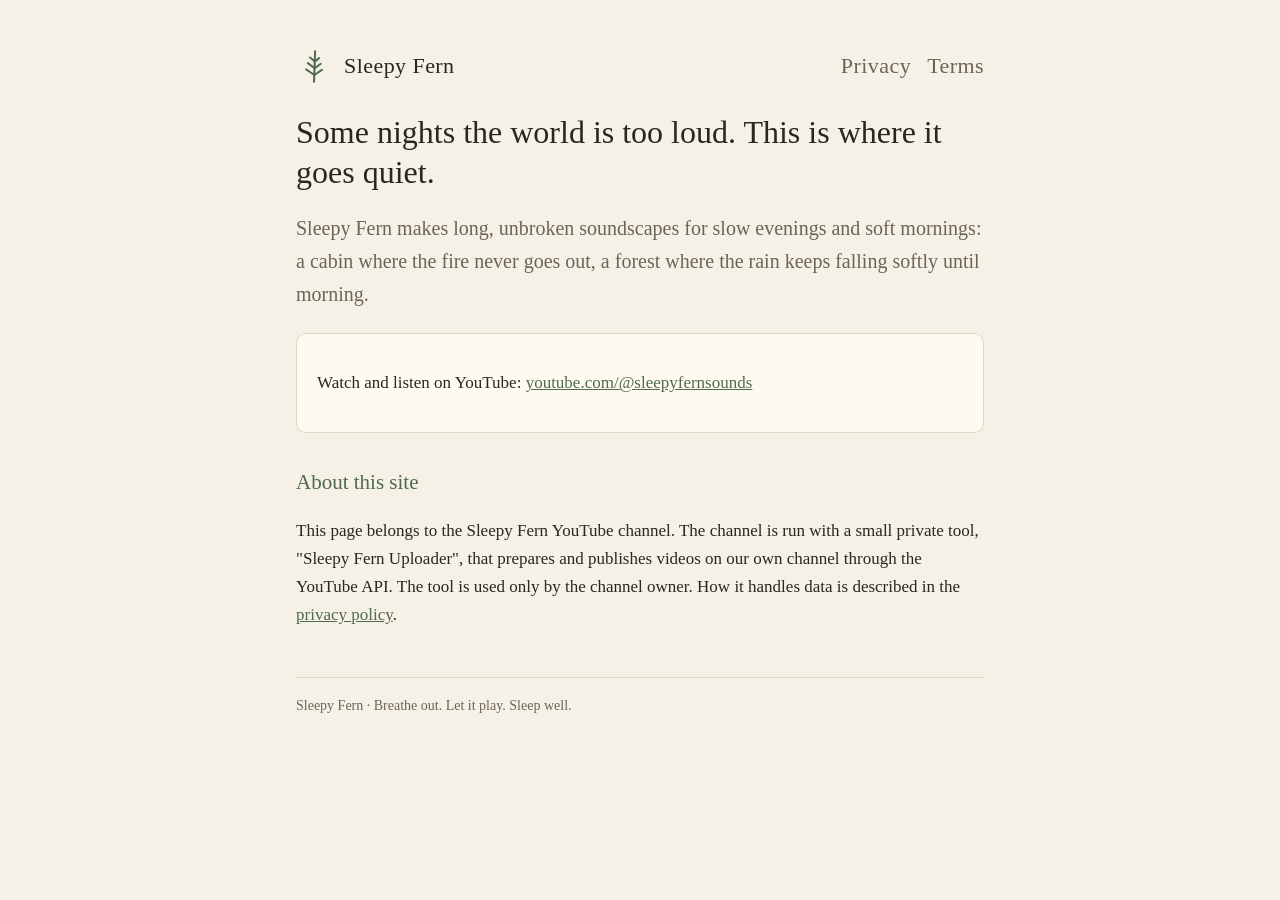
<file: index.html>
<!doctype html>
<html lang="en">
<head>
  <meta charset="utf-8">
  <meta name="viewport" content="width=device-width, initial-scale=1">
  <title>Sleepy Fern</title>
  <meta name="description" content="Sleepy Fern: long, calm soundscapes for slow evenings and soft mornings.">
  <link rel="stylesheet" href="style.css">
</head>
<body>
<main>
  <header>
    <svg viewBox="0 0 32 32" fill="none" stroke="currentColor" stroke-width="1.8" stroke-linecap="round" aria-hidden="true">
      <path d="M16 30 L17 3"/><path d="M16.3 24 L9 19"/><path d="M16.4 24 L23 19.5"/><path d="M16.6 18 L10.5 13.5"/>
      <path d="M16.7 18 L22 14"/><path d="M16.8 12 L12.5 8.5"/><path d="M16.9 12 L20.5 9"/>
    </svg>
    <a href="./">Sleepy Fern</a>
    <nav><a href="privacy.html">Privacy</a><a href="terms.html">Terms</a></nav>
  </header>

  <h1>Some nights the world is too loud. This is where it goes quiet.</h1>
  <p class="lede">Sleepy Fern makes long, unbroken soundscapes for slow evenings and soft mornings: a cabin where the fire
    never goes out, a forest where the rain keeps falling softly until morning.</p>

  <div class="card">
    <p>Watch and listen on YouTube:
      <a href="https://www.youtube.com/@sleepyfernsounds">youtube.com/@sleepyfernsounds</a></p>
  </div>

  <h2>About this site</h2>
  <p>This page belongs to the Sleepy Fern YouTube channel. The channel is run with a small private tool,
    "Sleepy Fern Uploader", that prepares and publishes videos on our own channel through the YouTube API.
    The tool is used only by the channel owner. How it handles data is described in the
    <a href="privacy.html">privacy policy</a>.</p>

  <footer>Sleepy Fern · Breathe out. Let it play. Sleep well.</footer>
</main>
</body>
</html>
</file>
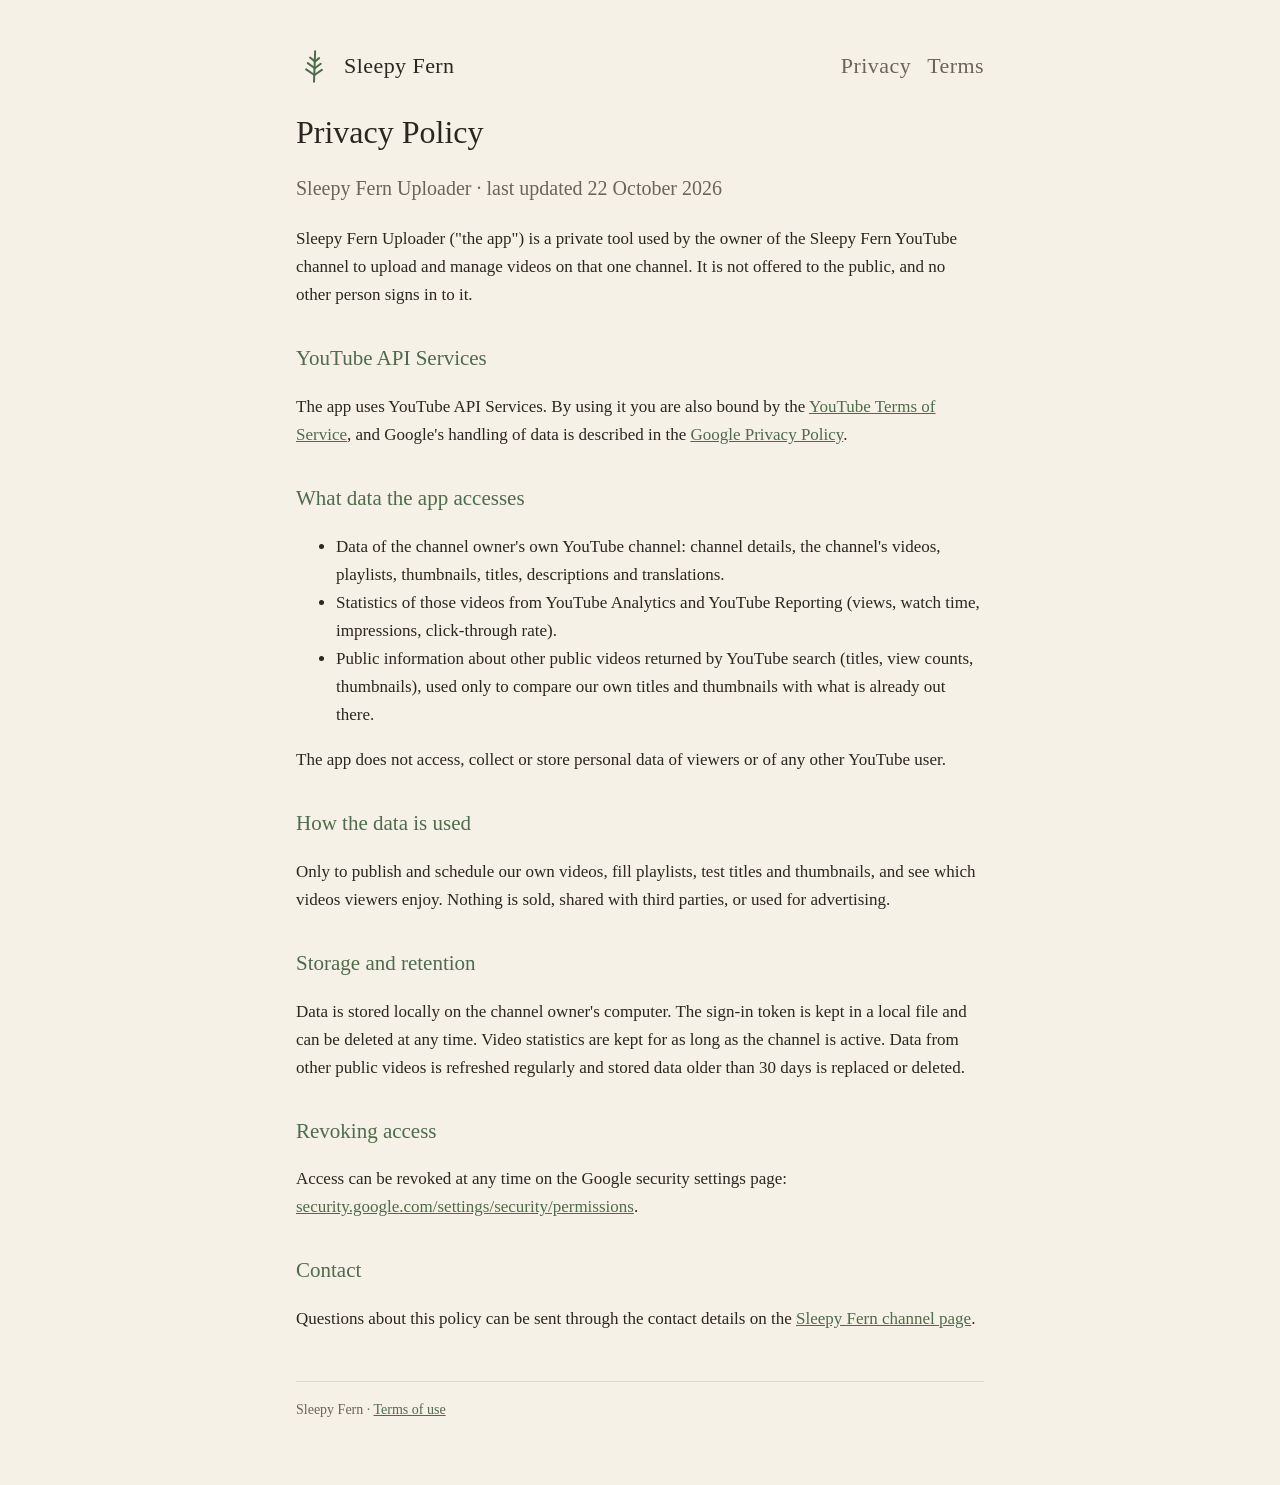
<file: privacy.html>
<!doctype html>
<html lang="en">
<head>
  <meta charset="utf-8">
  <meta name="viewport" content="width=device-width, initial-scale=1">
  <title>Privacy Policy</title>
  <meta name="description" content="Privacy policy of Sleepy Fern Uploader, the tool that publishes videos on the Sleepy Fern YouTube channel.">
  <link rel="stylesheet" href="style.css">
</head>
<body>
<main>
  <header>
    <svg viewBox="0 0 32 32" fill="none" stroke="currentColor" stroke-width="1.8" stroke-linecap="round" aria-hidden="true">
      <path d="M16 30 L17 3"/><path d="M16.3 24 L9 19"/><path d="M16.4 24 L23 19.5"/><path d="M16.6 18 L10.5 13.5"/>
      <path d="M16.7 18 L22 14"/><path d="M16.8 12 L12.5 8.5"/><path d="M16.9 12 L20.5 9"/>
    </svg>
    <a href="./">Sleepy Fern</a>
    <nav><a href="privacy.html">Privacy</a><a href="terms.html">Terms</a></nav>
  </header>

  <h1>Privacy Policy</h1>
  <p class="lede">Sleepy Fern Uploader · last updated 22 October 2026</p>

  <p>Sleepy Fern Uploader ("the app") is a private tool used by the owner of the Sleepy Fern YouTube channel to
    upload and manage videos on that one channel. It is not offered to the public, and no other person signs in to it.</p>

  <h2>YouTube API Services</h2>
  <p>The app uses YouTube API Services. By using it you are also bound by the
    <a href="https://www.youtube.com/t/terms">YouTube Terms of Service</a>, and Google's handling of data is described in the
    <a href="https://policies.google.com/privacy">Google Privacy Policy</a>.</p>

  <h2>What data the app accesses</h2>
  <ul>
    <li>Data of the channel owner's own YouTube channel: channel details, the channel's videos, playlists,
      thumbnails, titles, descriptions and translations.</li>
    <li>Statistics of those videos from YouTube Analytics and YouTube Reporting (views, watch time, impressions,
      click-through rate).</li>
    <li>Public information about other public videos returned by YouTube search (titles, view counts, thumbnails),
      used only to compare our own titles and thumbnails with what is already out there.</li>
  </ul>
  <p>The app does not access, collect or store personal data of viewers or of any other YouTube user.</p>

  <h2>How the data is used</h2>
  <p>Only to publish and schedule our own videos, fill playlists, test titles and thumbnails, and see which videos
    viewers enjoy. Nothing is sold, shared with third parties, or used for advertising.</p>

  <h2>Storage and retention</h2>
  <p>Data is stored locally on the channel owner's computer. The sign-in token is kept in a local file and can be
    deleted at any time. Video statistics are kept for as long as the channel is active. Data from other public videos
    is refreshed regularly and stored data older than 30 days is replaced or deleted.</p>

  <h2>Revoking access</h2>
  <p>Access can be revoked at any time on the Google security settings page:
    <a href="https://security.google.com/settings/security/permissions">security.google.com/settings/security/permissions</a>.</p>

  <h2>Contact</h2>
  <p>Questions about this policy can be sent through the contact details on the
    <a href="https://www.youtube.com/@sleepyfernsounds/about">Sleepy Fern channel page</a>.</p>

  <footer>Sleepy Fern · <a href="terms.html">Terms of use</a></footer>
</main>
</body>
</html>
</file>
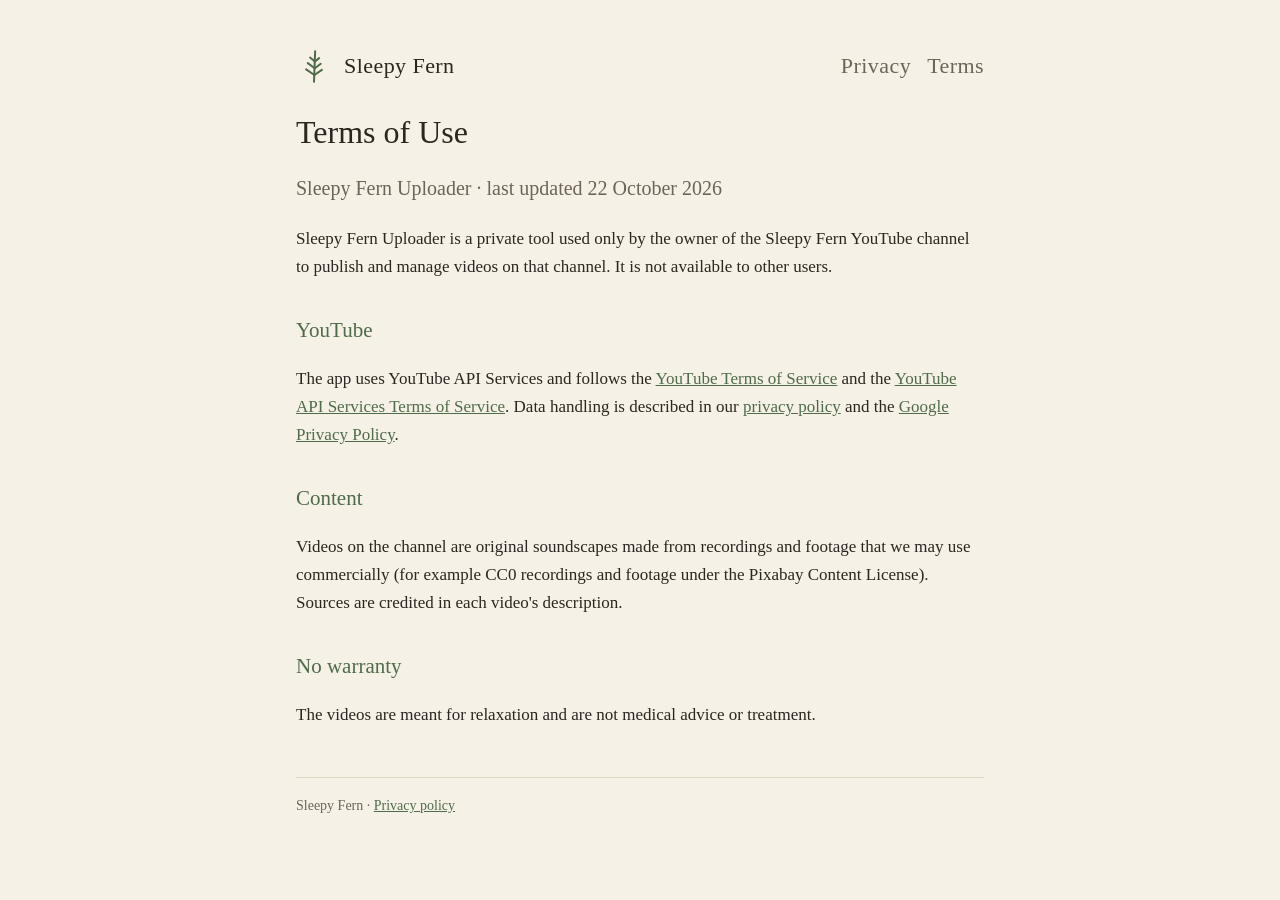
<file: terms.html>
<!doctype html>
<html lang="en">
<head>
  <meta charset="utf-8">
  <meta name="viewport" content="width=device-width, initial-scale=1">
  <title>Terms of Use</title>
  <meta name="description" content="Terms of use of Sleepy Fern Uploader.">
  <link rel="stylesheet" href="style.css">
</head>
<body>
<main>
  <header>
    <svg viewBox="0 0 32 32" fill="none" stroke="currentColor" stroke-width="1.8" stroke-linecap="round" aria-hidden="true">
      <path d="M16 30 L17 3"/><path d="M16.3 24 L9 19"/><path d="M16.4 24 L23 19.5"/><path d="M16.6 18 L10.5 13.5"/>
      <path d="M16.7 18 L22 14"/><path d="M16.8 12 L12.5 8.5"/><path d="M16.9 12 L20.5 9"/>
    </svg>
    <a href="./">Sleepy Fern</a>
    <nav><a href="privacy.html">Privacy</a><a href="terms.html">Terms</a></nav>
  </header>

  <h1>Terms of Use</h1>
  <p class="lede">Sleepy Fern Uploader · last updated 22 October 2026</p>

  <p>Sleepy Fern Uploader is a private tool used only by the owner of the Sleepy Fern YouTube channel to publish and
    manage videos on that channel. It is not available to other users.</p>

  <h2>YouTube</h2>
  <p>The app uses YouTube API Services and follows the
    <a href="https://www.youtube.com/t/terms">YouTube Terms of Service</a> and the
    <a href="https://developers.google.com/youtube/terms/api-services-terms-of-service">YouTube API Services Terms of Service</a>.
    Data handling is described in our <a href="privacy.html">privacy policy</a> and the
    <a href="https://policies.google.com/privacy">Google Privacy Policy</a>.</p>

  <h2>Content</h2>
  <p>Videos on the channel are original soundscapes made from recordings and footage that we may use commercially
    (for example CC0 recordings and footage under the Pixabay Content License). Sources are credited in each video's
    description.</p>

  <h2>No warranty</h2>
  <p>The videos are meant for relaxation and are not medical advice or treatment.</p>

  <footer>Sleepy Fern · <a href="privacy.html">Privacy policy</a></footer>
</main>
</body>
</html>
</file>
<file: style.css>
:root {
  --bg: #f6f1e7;
  --ink: #2b2620;
  --muted: #6d6458;
  --accent: #4f6b4a;
  --card: #fffaf0;
  --line: #e2d8c6;
}
@media (prefers-color-scheme: dark) {
  :root {
    --bg: #15130f;
    --ink: #efe7d8;
    --muted: #b3a894;
    --accent: #9fbf8f;
    --card: #1e1b16;
    --line: #34302a;
  }
}
* { box-sizing: border-box; }
body {
  margin: 0;
  background: var(--bg);
  color: var(--ink);
  font: 17px/1.65 Georgia, "Iowan Old Style", "Palatino Linotype", serif;
}
main { max-width: 720px; margin: 0 auto; padding: 48px 16px 64px; }
header { display: flex; align-items: center; gap: 12px; margin-bottom: 28px; }
header svg { width: 36px; height: 36px; color: var(--accent); flex: none; }
header a { color: var(--ink); text-decoration: none; font-size: 22px; letter-spacing: 0.02em; }
nav { margin-left: auto; display: flex; gap: 16px; font-size: 15px; }
nav a { color: var(--muted); }
h1 { font-weight: normal; font-size: 32px; line-height: 1.25; margin: 0 0 12px; }
h2 { font-weight: normal; font-size: 21px; margin: 32px 0 6px; color: var(--accent); }
p, li { color: var(--ink); }
.lede { font-size: 20px; color: var(--muted); }
.card { background: var(--card); border: 1px solid var(--line); border-radius: 10px; padding: 18px 20px; margin: 22px 0; }
a { color: var(--accent); }
footer { margin-top: 48px; padding-top: 16px; border-top: 1px solid var(--line); font-size: 14px; color: var(--muted); }
@media (max-width: 520px) {
  header { flex-wrap: wrap; }
  nav { margin-left: 0; width: 100%; }
  h1 { font-size: 27px; }
}
</file>
